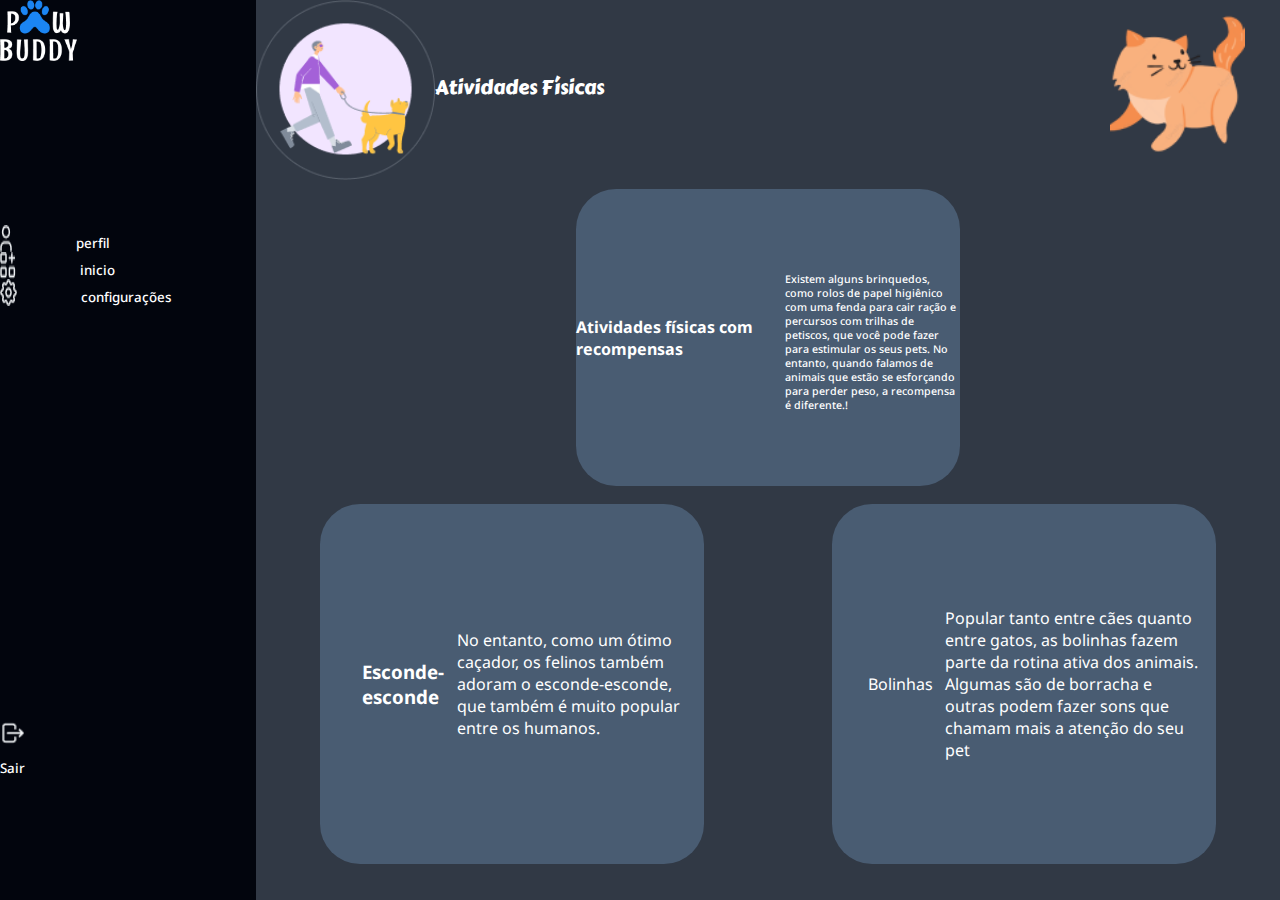
<file: projeto.pp/ativgatos.html>
<!DOCTYPE html>
<html lang="en">
<head>
    <meta charset="UTF-8">
    <meta http-equiv="X-UA-Compatible" content="IE=edge">
    <meta name="viewport" content="width=device-width, initial-scale=1.0">
    <link rel="stylesheet" href="ativgatos.css">
    <link rel="preconnect" href="https://fonts.googleapis.com">
<link rel="preconnect" href="https://fonts.gstatic.com" crossorigin>
<link href="https://fonts.googleapis.com/css2?family=Noto+Sans:ital,wght@0,100..900;1,100..900&display=swap" rel="stylesheet">
<link rel="preconnect" href="https://fonts.googleapis.com">
<link rel="preconnect" href="https://fonts.gstatic.com" crossorigin>
<link href="https://fonts.googleapis.com/css2?family=Carter+One&display=swap" rel="stylesheet">
    <title>Atividades Físicas</title>
</head>
<body>
    <aside class="barra-direita">
        <div class="topo">
            <div class="logo">
                <img class="foto-produto" src="imagens/Logo Paw Buddylogo.png" alt="">
            </div>
           
            <div class="botoes">
                <div class="linha1"><img class="perfil" src="imagens/Vectorperfil.png">
                    <p class="perfil1">perfil</p></div>

            <div class="linha2">   <img class="inicio" src="imagens/Vectorinicio.png">
                    <p class="inicio1">inicio</p></div> 
           
            <div class="linha3">  <img class="config" src="imagens/Vectorconfig.png">
                <p class="config1">configurações</p></div></div>  
               

        </div>
        <div class="logout">
            <img class="sair" src="imagens/Iconsair.png">
            <p class="sair1"> Sair</p>
        </div>
    </aside>
    <main>
        <div class="main-topo">
            <div class="esquerda">
                <img src="imagens/atvfisica.png" alt="">
                <p class="titulo">Atividades Físicas</p>
            </div>
            <div class="direita">
                <img src="imagens/gatinho (1) 1gato.png" alt="">
            </div>
        </div>
        <div class="receita">
            <div class="main-2">
               
                <div class="bloco-1">
                    <h4>Atividades físicas com recompensas</h4>
                    <p class="descricao"> Existem alguns brinquedos, como rolos de papel higiênico com uma fenda para cair ração e percursos com trilhas de petiscos, que você pode fazer para estimular os seus pets.
                        No entanto, quando falamos de animais que estão se esforçando para perder peso, a recompensa é diferente.!</p>
    
                </div>
                
            </div>
            <div class="main-3">
                <div class="bloco-2">
                    <p class="descricao2">
                        <h3>Esconde-esconde</h3>
                        No entanto, como um ótimo caçador, os felinos também adoram o esconde-esconde,
                         que também é muito popular entre os humanos.
                    </p>
                </div>
                <div class="bloco-2">
                    <p class="descricao2">
                        <p>Bolinhas</p>
                        Popular tanto entre cães quanto entre gatos, as bolinhas fazem parte da rotina ativa dos animais.
                        Algumas são de borracha e outras podem fazer sons que chamam mais a atenção do seu pet

                    </p>
                </div>
                </div>
            </div>
        </div>
    </main>
</body>
</html>
</file>
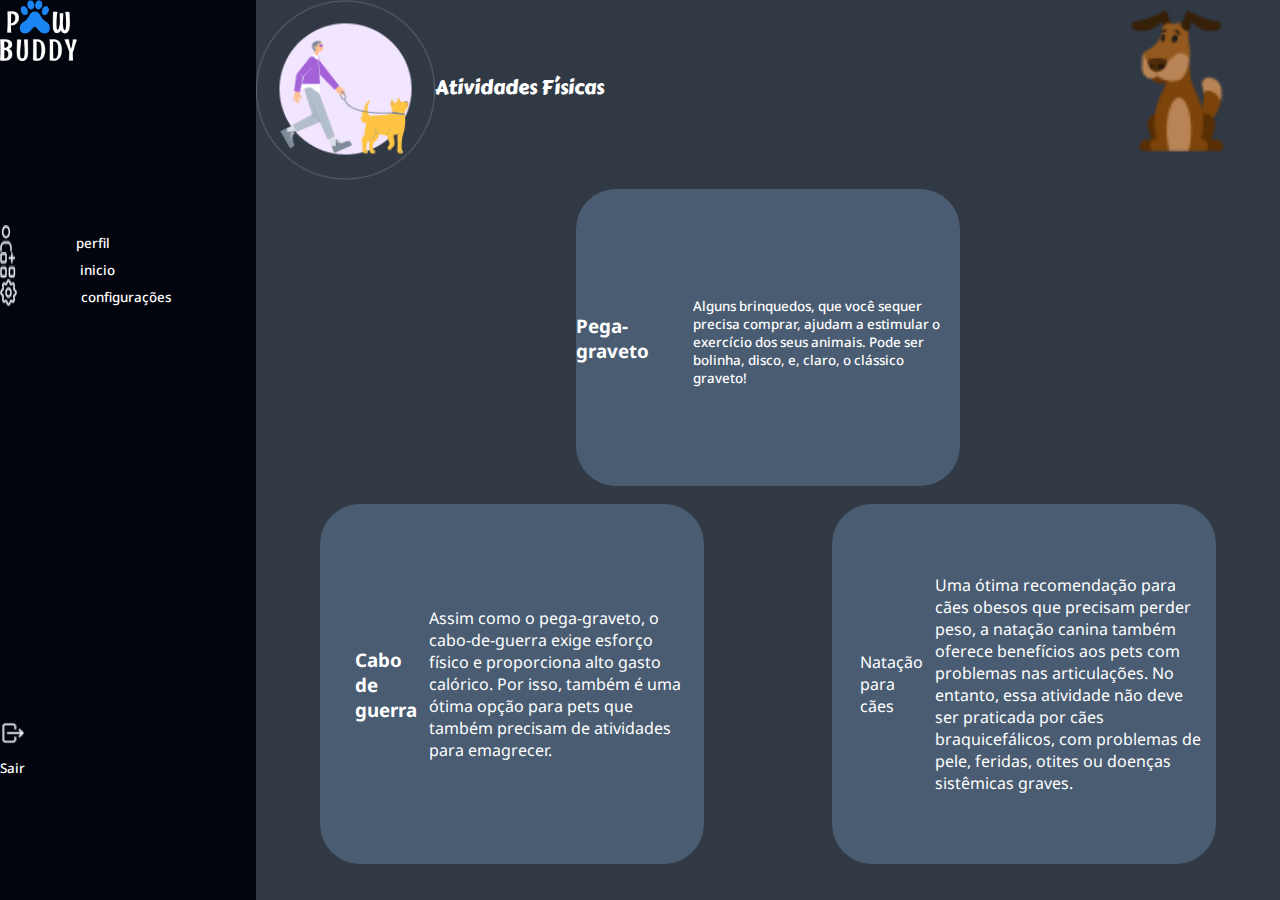
<file: projeto.pp/atividades.html>
<!DOCTYPE html>
<html lang="en">
<head>
    <meta charset="UTF-8">
    <meta http-equiv="X-UA-Compatible" content="IE=edge">
    <meta name="viewport" content="width=device-width, initial-scale=1.0">
    <link rel="stylesheet" href="atividades.css">
    <link rel="preconnect" href="https://fonts.googleapis.com">
<link rel="preconnect" href="https://fonts.gstatic.com" crossorigin>
<link href="https://fonts.googleapis.com/css2?family=Noto+Sans:ital,wght@0,100..900;1,100..900&display=swap" rel="stylesheet">
<link rel="preconnect" href="https://fonts.googleapis.com">
<link rel="preconnect" href="https://fonts.gstatic.com" crossorigin>
<link href="https://fonts.googleapis.com/css2?family=Carter+One&display=swap" rel="stylesheet">
    <title>Atividades Físicas</title>
</head>
<body>
    <aside class="barra-direita">
        <div class="topo">
            <div class="logo">
                <img class="foto-produto" src="imagens/Logo Paw Buddylogo.png" alt="">
            </div>
           
            <div class="botoes">
                <div class="linha1"><img class="perfil" src="imagens/Vectorperfil.png">
                    <p class="perfil1">perfil</p></div>

            <div class="linha2">   <img class="inicio" src="imagens/Vectorinicio.png">
                    <p class="inicio1">inicio</p></div> 
           
            <div class="linha3">  <img class="config" src="imagens/Vectorconfig.png">
                <p class="config1">configurações</p></div></div>  
               

        </div>
        <div class="logout">
            <img class="sair" src="imagens/Iconsair.png">
            <p class="sair1"> Sair</p>
        </div>
    </aside>
    <main>
        <div class="main-topo">
            <div class="esquerda">
                <img src="imagens/atvfisica.png" alt="">
                <p class="titulo">Atividades Físicas</p>
            </div>
            <div class="direita">
                <img src="image 1cao.png" alt="">
            </div>
        </div>
        <div class="receita">
            <div class="main-2">
               
                <div class="bloco-1">
                    <h3>Pega-graveto</h3>
                    <p class="descricao"> Alguns brinquedos, que você sequer precisa comprar, ajudam a estimular o exercício dos seus animais. 
                        Pode ser bolinha, disco, e, claro, o clássico graveto!</p>
    
                </div>
                
            </div>
            <div class="main-3">
                <div class="bloco-2">
                    <p class="descricao2">
                        <h3>Cabo de guerra</h3>
                        Assim como o pega-graveto, o cabo-de-guerra exige esforço físico e proporciona alto gasto calórico.
                        Por isso, também é uma ótima opção para pets que também precisam de atividades para emagrecer.
                    </p>
                </div>
                <div class="bloco-2">
                    <p class="descricao2">
                        <p>Natação para cães</p>
                        Uma ótima recomendação para cães obesos que precisam perder peso,
                         a natação canina também oferece benefícios aos pets com problemas nas articulações.
                        No entanto, essa atividade não deve ser praticada por cães braquicefálicos, com problemas de pele, feridas, 
                        otites ou doenças sistêmicas graves.

                    </p>
                </div>
                </div>
            </div>
        </div>
    </main>
</body>
</html>
</file>
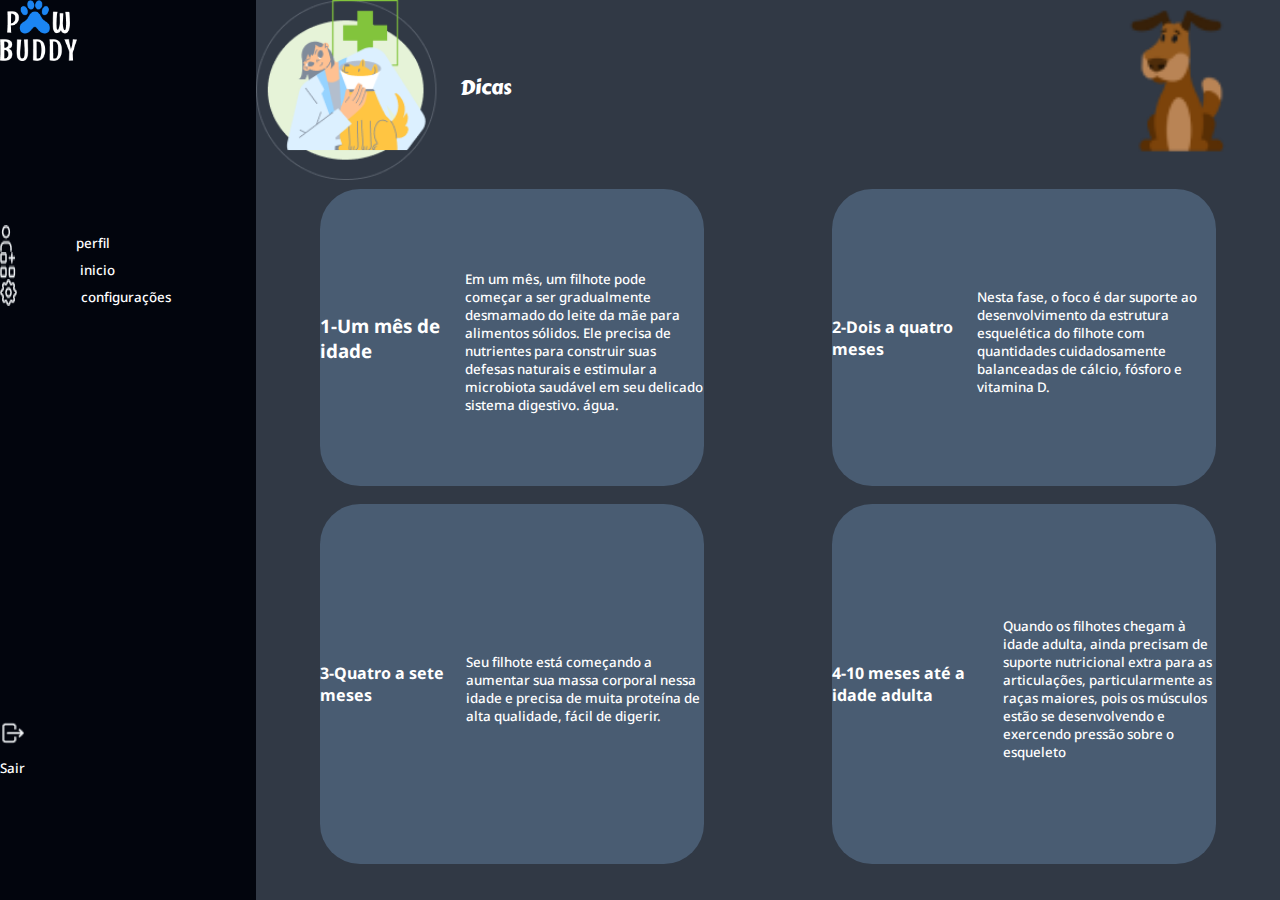
<file: projeto.pp/dicas.html>
<!DOCTYPE html>
<html lang="en">
<head>
    <meta charset="UTF-8">
    <meta http-equiv="X-UA-Compatible" content="IE=edge">
    <meta name="viewport" content="width=device-width, initial-scale=1.0">
    <link rel="stylesheet" href="dicas.css">
    <link rel="preconnect" href="https://fonts.googleapis.com">
<link rel="preconnect" href="https://fonts.gstatic.com" crossorigin>
<link href="https://fonts.googleapis.com/css2?family=Noto+Sans:ital,wght@0,100..900;1,100..900&display=swap" rel="stylesheet">
<link rel="preconnect" href="https://fonts.googleapis.com">
<link rel="preconnect" href="https://fonts.gstatic.com" crossorigin>
<link href="https://fonts.googleapis.com/css2?family=Carter+One&display=swap" rel="stylesheet">
    <title>Home</title>
</head>
<body>
    <aside class="barra-direita">
        <div class="topo">
            <div class="logo">
                <img class="foto-produto" src="imagens/Logo Paw Buddylogo.png" alt="">
            </div>
           
            <div class="botoes">
                <div class="linha1"><img class="perfil" src="imagens/Vectorperfil.png">
                    <p class="perfil1">perfil</p></div>

            <div class="linha2">   <img class="inicio" src="imagens/Vectorinicio.png">
                    <p class="inicio1">inicio</p></div> 
           
            <div class="linha3">  <img class="config" src="imagens/Vectorconfig.png">
                <p class="config1">configurações</p></div></div>  
               

        </div>
        <div class="logout">
            <img class="sair" src="imagens/Iconsair.png">
            <p class="sair1"> Sair</p>
        </div>
    </aside>
    <main>
        <div class="main-topo">
            <div class="esquerda">
                <img src="imagens/dicas.png" alt="">
                <p class="titulo">Dicas</p>
            </div>
            <div class="direita">
                <img src="image 1cao.png" alt="">
            </div>
        </div>
        <div class="receita">
            <div class="main-2">
               
                <div class="bloco-1">
                    <h3>1-Um mês de idade</h3>
                    <p class="descricao">Em um mês, um filhote pode começar a ser gradualmente desmamado do leite da mãe para alimentos sólidos.
                         Ele precisa de nutrientes para construir suas defesas naturais e estimular a microbiota saudável em seu delicado sistema digestivo.
                        água.</p>
    
                </div>
                <div class="bloco-1">
                    <h4>2-Dois a quatro meses</h4>
                    <p class="descricao3">Nesta fase, o foco é dar suporte ao desenvolvimento da estrutura esquelética do filhote com quantidades
                         cuidadosamente balanceadas de cálcio, fósforo e vitamina D.</p>
                    
    
                </div>
            </div>
            <div class="main-3">
                <div class="bloco-2">
                    <h4>3-Quatro a sete meses</h4>
                    <p class="descricao2">
                        Seu filhote está começando a aumentar sua massa corporal nessa idade
                         e precisa de muita proteína de alta qualidade, fácil de digerir.
                    </p>
                </div>
                <div class="bloco-2">
                    <h4>4-10 meses até a idade adulta</h4>
                  <p class="descricao4">Quando os filhotes chegam à idade adulta, ainda precisam de suporte nutricional extra para as articulações, 
                    particularmente as raças maiores, pois os músculos estão se desenvolvendo e exercendo pressão sobre o esqueleto</p>
    
                </div>
            </div>
        </div>
    </main>
</body>
</html>
</file>
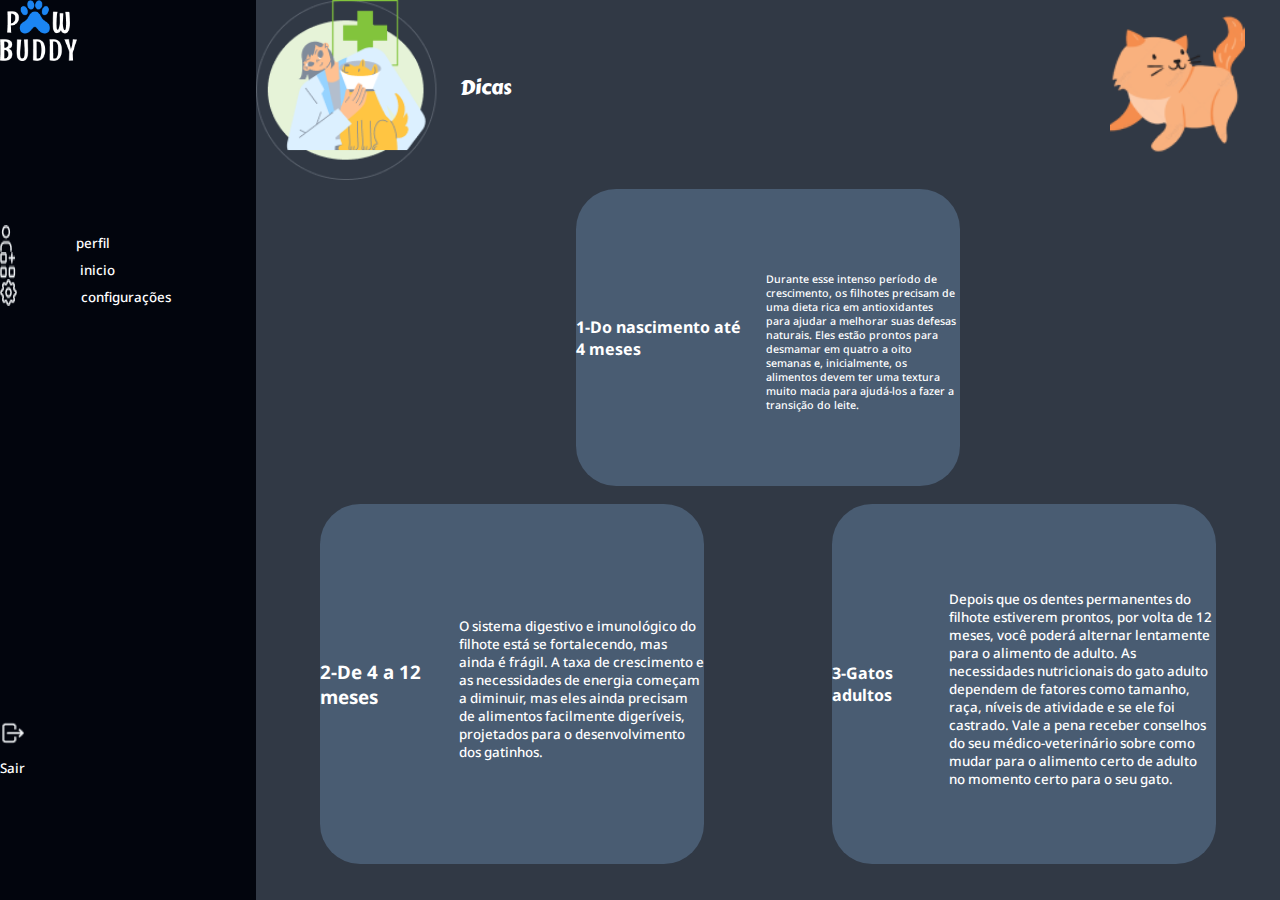
<file: projeto.pp/dicasgato.html>
<!DOCTYPE html>
<html lang="en">
<head>
    <meta charset="UTF-8">
    <meta http-equiv="X-UA-Compatible" content="IE=edge">
    <meta name="viewport" content="width=device-width, initial-scale=1.0">
    <link rel="stylesheet" href="dicasgato.css">
    <link rel="preconnect" href="https://fonts.googleapis.com">
<link rel="preconnect" href="https://fonts.gstatic.com" crossorigin>
<link href="https://fonts.googleapis.com/css2?family=Noto+Sans:ital,wght@0,100..900;1,100..900&display=swap" rel="stylesheet">
<link rel="preconnect" href="https://fonts.googleapis.com">
<link rel="preconnect" href="https://fonts.gstatic.com" crossorigin>
<link href="https://fonts.googleapis.com/css2?family=Carter+One&display=swap" rel="stylesheet">
    <title>Atividades Físicas</title>
</head>
<body>
    <aside class="barra-direita">
        <div class="topo">
            <div class="logo">
                <img class="foto-produto" src="imagens/Logo Paw Buddylogo.png" alt="">
            </div>
           
            <div class="botoes">
                <div class="linha1"><img class="perfil" src="imagens/Vectorperfil.png">
                    <p class="perfil1">perfil</p></div>

            <div class="linha2">   <img class="inicio" src="imagens/Vectorinicio.png">
                    <p class="inicio1">inicio</p></div> 
           
            <div class="linha3">  <img class="config" src="imagens/Vectorconfig.png">
                <p class="config1">configurações</p></div></div>  
               

        </div>
        <div class="logout">
            <img class="sair" src="imagens/Iconsair.png">
            <p class="sair1"> Sair</p>
        </div>
    </aside>
    <main>
        <div class="main-topo">
            <div class="esquerda">
                <img src="imagens/dicas.png" alt="">
                <p class="titulo">Dicas</p>
            </div>
            <div class="direita">
                <img src="imagens/gatinho (1) 1gato.png" alt="">
            </div>
        </div>
        <div class="receita">
            <div class="main-2">
               
                <div class="bloco-1">
                    <h4>1-Do nascimento até 4 meses</h4>
                    <p class="descricao"> Durante esse intenso período de crescimento, os filhotes precisam de uma dieta rica em antioxidantes para ajudar a melhorar suas defesas naturais. Eles estão prontos para desmamar em quatro a oito semanas e,
                         inicialmente, os alimentos devem ter uma textura muito macia para ajudá-los a fazer a transição do leite.</p>
    
                </div>
                
            </div>
            <div class="main-3">
                <div class="bloco-2">
                    <h3>2-De 4 a 12 meses</h3>
                    <p class="descricao2">O sistema digestivo e imunológico do filhote está se fortalecendo, mas ainda é frágil. A taxa de crescimento e as necessidades de energia começam a diminuir,
                         mas eles ainda precisam de alimentos facilmente digeríveis, projetados para o desenvolvimento dos gatinhos.</p>
                </div>
                <div class="bloco-2">
                    <h4>3-Gatos adultos</h4>
                    <p class="descricao2">Depois que os dentes permanentes do filhote estiverem prontos, por volta de 12 meses, você poderá alternar lentamente para o alimento de adulto. As necessidades nutricionais do gato adulto dependem de fatores como tamanho, raça, níveis de atividade e se ele foi castrado. Vale a pena receber
                         conselhos do seu médico-veterinário sobre como mudar para o alimento certo de adulto no momento certo para o seu gato.</p>
                </div>
                </div>
            </div>
        </div>
    </main>
</body>
</html>
</file>
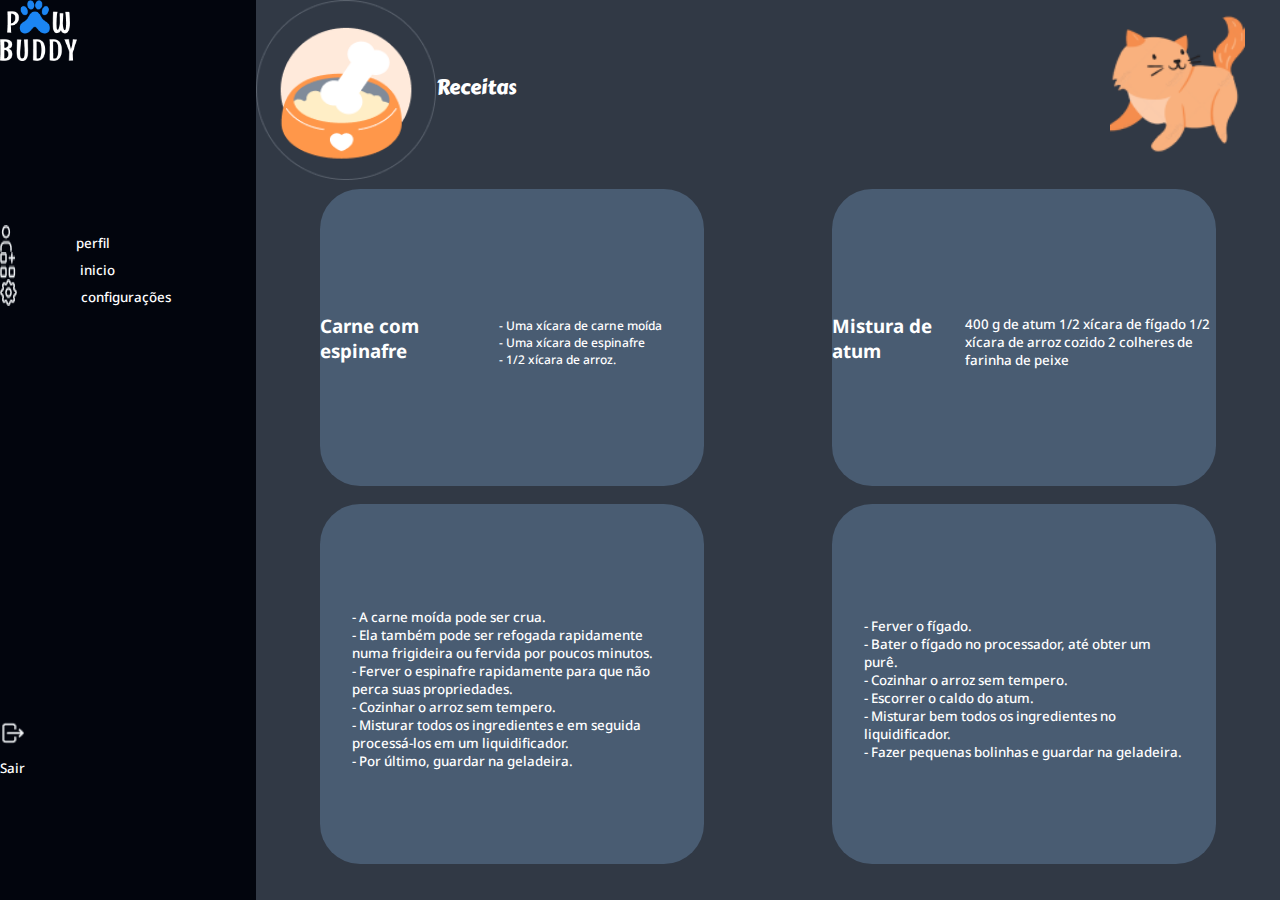
<file: projeto.pp/gatosre.html>
<!DOCTYPE html>
<html lang="en">
<head>
    <meta charset="UTF-8">
    <meta http-equiv="X-UA-Compatible" content="IE=edge">
    <meta name="viewport" content="width=device-width, initial-scale=1.0">
    <link rel="stylesheet" href="gatosre.css">
    <link rel="preconnect" href="https://fonts.googleapis.com">
<link rel="preconnect" href="https://fonts.gstatic.com" crossorigin>
<link href="https://fonts.googleapis.com/css2?family=Noto+Sans:ital,wght@0,100..900;1,100..900&display=swap" rel="stylesheet">
<link rel="preconnect" href="https://fonts.googleapis.com">
<link rel="preconnect" href="https://fonts.gstatic.com" crossorigin>
<link href="https://fonts.googleapis.com/css2?family=Carter+One&display=swap" rel="stylesheet">
    <title>Home</title>
</head>
<body>
    <aside class="barra-direita">
        <div class="topo">
            <div class="logo">
                <img class="foto-produto" src="imagens/Logo Paw Buddylogo.png" alt="">
            </div>
           
            <div class="botoes">
                <div class="linha1"><img class="perfil" src="imagens/Vectorperfil.png">
                    <p class="perfil1">perfil</p></div>

            <div class="linha2">   <img class="inicio" src="imagens/Vectorinicio.png">
                    <p class="inicio1">inicio</p></div> 
           
            <div class="linha3">  <img class="config" src="imagens/Vectorconfig.png">
                <p class="config1">configurações</p></div></div>  
               

        </div>
        <div class="logout">
            <img class="sair" src="imagens/Iconsair.png">
            <p class="sair1"> Sair</p>
        </div>
    </aside>
    <main>
        <div class="main-topo">
            <div class="esquerda">
                <img src="imagens/Deco Backgroundpote.png" alt="">
                <p class="titulo">Receitas</p>
            </div>
            <div class="direita">
                <img src="imagens/gatinho (1) 1gato.png" alt="">
            </div>
        </div>
        <div class="receita">
            <div class="main-2">
               
                <div class="bloco-1">
                    <h3>Carne com espinafre<h3>
                    <p class="descricao"> - Uma xícara de carne moída<br>
                       - Uma xícara de espinafre<br>
                       - 1/2 xícara de arroz.</p>
    
                </div>
                <div class="bloco-1">
                    <h3>Mistura de atum</h3>
                    <p class="descricao3">400 g de atum
                        1/2 xícara de fígado
                        1/2 xícara de arroz cozido
                        2 colheres de farinha de peixe</p>
                    
    
                </div>
            </div>
            <div class="main-3">
                <div class="bloco-2">
                    <p class="descricao2">
                       - A carne moída pode ser crua.<br>
                       - Ela também pode ser refogada rapidamente numa frigideira ou fervida por poucos minutos.<br>
                       - Ferver o espinafre rapidamente para que não perca suas propriedades.<br>
                       - Cozinhar o arroz sem tempero.<br>
                       - Misturar todos os ingredientes e em seguida processá-los em um liquidificador.<br>
                       - Por último, guardar na geladeira.<br>
                    </p>
                </div>
                <div class="bloco-2">
                  <p class="descricao4"> - Ferver o fígado.<br>
                   - Bater o fígado no processador, até obter um purê.<br>
                   - Cozinhar o arroz sem tempero.<br>
                   - Escorrer o caldo do atum.<br>
                   - Misturar bem todos os ingredientes no liquidificador.<br>
                   - Fazer pequenas bolinhas e guardar na geladeira.</p>
    
                </div>
            </div>
        </div>
    </main>
</body>
</html>
</file>
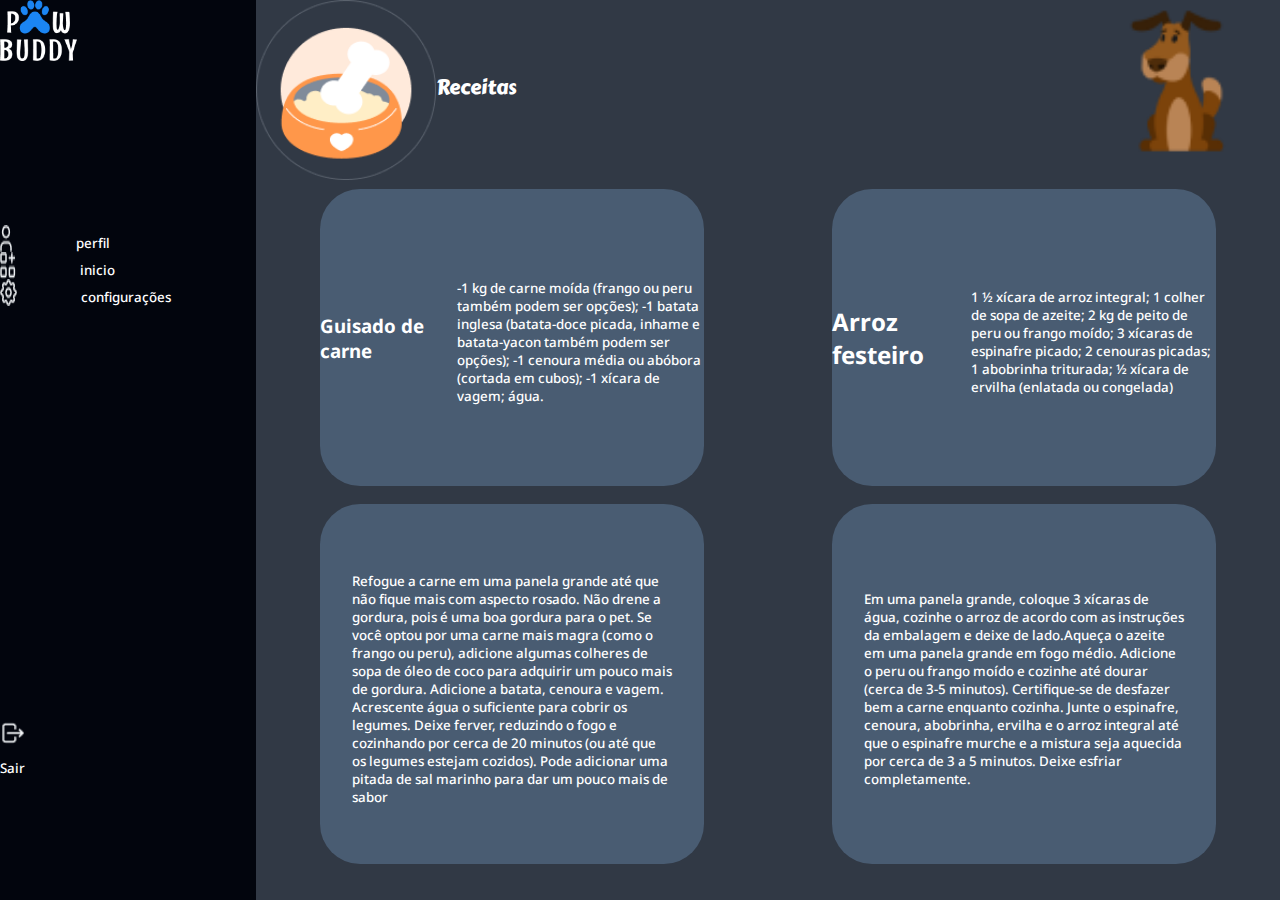
<file: projeto.pp/home.html>
<!DOCTYPE html>
<html lang="en">
<head>
    <meta charset="UTF-8">
    <meta http-equiv="X-UA-Compatible" content="IE=edge">
    <meta name="viewport" content="width=device-width, initial-scale=1.0">
    <link rel="stylesheet" href="home.css">
    <link rel="preconnect" href="https://fonts.googleapis.com">
<link rel="preconnect" href="https://fonts.gstatic.com" crossorigin>
<link href="https://fonts.googleapis.com/css2?family=Noto+Sans:ital,wght@0,100..900;1,100..900&display=swap" rel="stylesheet">
<link rel="preconnect" href="https://fonts.googleapis.com">
<link rel="preconnect" href="https://fonts.gstatic.com" crossorigin>
<link href="https://fonts.googleapis.com/css2?family=Carter+One&display=swap" rel="stylesheet">
    <title>Home</title>
</head>
<body>
    <aside class="barra-direita">
        <div class="topo">
            <div class="logo">
                <img class="foto-produto" src="imagens/Logo Paw Buddylogo.png" alt="">
            </div>
           
            <div class="botoes">
                <div class="linha1"><img class="perfil" src="imagens/Vectorperfil.png">
                    <p class="perfil1">perfil</p></div>

            <div class="linha2">   <img class="inicio" src="imagens/Vectorinicio.png">
                    <p class="inicio1">inicio</p></div> 
           
            <div class="linha3">  <img class="config" src="imagens/Vectorconfig.png">
                <p class="config1">configurações</p></div></div>  
               

        </div>
        <div class="logout">
            <img class="sair" src="imagens/Iconsair.png">
            <p class="sair1"> Sair</p>
        </div>
    </aside>
    <main>
        <div class="main-topo">
            <div class="esquerda">
                <img src="imagens/Deco Backgroundpote.png" alt="">
                <p class="titulo">Receitas</p>
            </div>
            <div class="direita">
                <img src="image 1cao.png" alt="">
            </div>
        </div>
        <div class="receita">
            <div class="main-2">
               
                <div class="bloco-1">
                    <h3>Guisado de carne</h3>
                    <p class="descricao"> -1 kg de carne moída (frango ou peru também podem ser opções);  
                        -1 batata inglesa (batata-doce picada, inhame e batata-yacon também podem ser opções);
                        -1 cenoura média ou abóbora (cortada em cubos);
                        -1 xícara de vagem;
                        água.</p>
    
                </div>
                <div class="bloco-1">
                    <h2>Arroz festeiro</h2>
                    <p class="descricao3">1 ½ xícara de arroz integral;
                        1 colher de sopa de azeite;
                        2 kg de peito de peru ou frango moído;
                        3 xícaras de espinafre picado;
                        2 cenouras picadas;
                        1 abobrinha triturada;
                        ½ xícara de ervilha (enlatada ou congelada)</p>
                    
    
                </div>
            </div>
            <div class="main-3">
                <div class="bloco-2">
                    <p class="descricao2">
                        Refogue a carne em uma panela grande até que não fique mais com aspecto rosado. Não drene a gordura, pois é uma boa gordura para o pet. Se você optou por uma carne mais magra (como o frango ou peru), adicione algumas colheres de sopa de óleo de coco para adquirir um pouco mais de gordura.
                Adicione a batata, cenoura e vagem.
                Acrescente água o suficiente para cobrir os legumes.
                Deixe ferver, reduzindo o fogo e cozinhando por cerca de 20 minutos (ou até que os legumes estejam cozidos).
                Pode adicionar uma pitada de sal marinho para dar um pouco mais de sabor
                    </p>
                </div>
                <div class="bloco-2">
                  <p class="descricao4">Em uma panela grande, coloque 3 xícaras de água, cozinhe o arroz de acordo com as instruções da embalagem e deixe de lado.Aqueça o azeite em uma panela grande em fogo médio. Adicione o peru ou frango moído e cozinhe até dourar (cerca de 3-5 minutos).
                    Certifique-se de desfazer bem a carne enquanto cozinha.
                    Junte o espinafre, cenoura, abobrinha, ervilha e o arroz integral até que o espinafre murche e a mistura seja aquecida por cerca de 3 a 5 minutos.
                    Deixe esfriar completamente.</p>
    
                </div>
            </div>
        </div>
    </main>
</body>
</html>
</file>
<file: projeto.pp/ativgatos.css>
* {
    padding: 0;
    margin: 0;
}
body {
    display: flex;
    background-color: #313945;
}
.barra-direita {
    background-color: #02050D;
    width: 20vw;
    height: 100vh;
    display: flex;
    flex-direction: column;
    justify-content: space-between;
}
.topo {
    display: flex;
    flex-direction: column;
}
.logo {
    width: 20vw;
    height: 25vh;
    background-color: #02050D;
}
.botoes {
    width: 14vw;
    height: 25vh;
    background-color: #02050D;
}
.logout {
    background-color: #02050D;
    width: 20vw;
    height: 20vh;
}
main {
    display: flex;
    flex-direction: column;
}
.main-topo {
    /* background-color: pink; */
    width: 80vw;
    height: 20vh;
    display: flex;
    justify-content: space-between;
}
.esquerda {
    display: flex;
    background-color: #313945;
    height: 20vh;
    width: 30vw;
}
.direita {
    background-color: #313945;
    width: 16vw;
    height: 18vh;
    display: flex;justify-content: center;

}
.receita {
    display: flex;
    flex-direction: column;
    /* justify-content: center; */
    /* align-items: center; */
    height: 79vh;
    /* background-color: black; */
    gap: 5vh;
    margin-top: 1vh;
}
.main-2 {
    width: 80vw;
    height: 30vh;
    /* background-color: orange; */
    display: flex;
    justify-content: center;
    gap: 10vw;
}
.bloco-1 {
    background-color:#495C72;
    width: 30vw;
    height: 33vh;
    border-radius: 40px;
    color: white;
    font-family: "Noto Sans", sans-serif;

    display: flex;
    justify-content: center;
    align-items: center;
    gap: 1vw;
}
.main-3 {
    width: 80vw;
    height: 30vh;
    /* background-color: orange; */
    display: flex;
    justify-content: center;
    gap: 10vw;
}
.bloco-2 {
    width: 30vw;
    height: 40vh;
    background-color: #495C72;
    border-radius: 40px;
    color: white;
    font-family: "Noto Sans", sans-serif;

    display: flex;
    justify-content: center;
    align-items: center;
    gap: 1vw;
}
.descricao {
    font-weight: 500;
    width: 20vw;
    font-size: 8pt;
    margin-top: 1vh;
    font-family: "Noto Sans", sans-serif;
    color: white;

}
.foto-produto {
    width: 30%;
    margin-right: 5vw;
    
}
.descricao2 {
    font-weight: 500;
    width: 10vw;
    font-size: 3px;
    margin-top: 1vh;
    font-family: "Noto Sans", sans-serif;
    color: white;
}
.descricao3 {
    font-weight: 500;
    width: 25vw;
    font-size: 10pt;
    margin-top: 1vh;
    font-family: "Noto Sans", sans-serif;
    color: white;

}
.descricao4 {
    font-weight: 500;
    width: 25vw;
    font-size: 10pt;
    margin-top: 1vh;
    font-family: "Noto Sans", sans-serif;
    color: white;

}
.titulo {
    font-weight: 500;
    width: 34vw;
    font-size: 15pt;
    margin-top: 8vh;
    font-family: "Carter One", system-ui;
    color: white;

}
.perfil {
    width: 10%;
    margin-right: 5vw;
    
}
.inicio {
    width: 10%;
    margin-right: 5vw;
    
}
.config {
    width: 10%;
    margin-right: 5vw;
    
}
.sair {
    width: 10%;
    margin-right: 5vw;
    
}
.sair1 {
    font-weight: 500;
    width: 25vw;
    font-size: 10pt;
    margin-top: 1vh;
    font-family: "Noto Sans", sans-serif;
    color: white;

}
.inicio1 {
    font-weight: 500;
    width: 25vw;
    font-size: 10pt;
    margin-top: 1vh;
    font-family: "Noto Sans", sans-serif;
    color: white;

}
.perfil1 {
    font-weight: 500;
    width: 25vw;
    font-size: 10pt;
    margin-top: 1vh;
    font-family: "Noto Sans", sans-serif;
    color: white;

}
.config1 {
    font-weight: 500;
    width: 25vw;
    font-size: 10pt;
    margin-top: 1vh;
    font-family: "Noto Sans", sans-serif;
    color: white;
}

.linha1{
    display: flex;

}
.linha2{
    display: flex;
}
.linha3{
    display: flex;
}
</file>
<file: projeto.pp/atividades.css>
* {
    padding: 0;
    margin: 0;
}
body {
    display: flex;
    background-color: #313945;
}
.barra-direita {
    background-color: #02050D;
    width: 20vw;
    height: 100vh;
    display: flex;
    flex-direction: column;
    justify-content: space-between;
}
.topo {
    display: flex;
    flex-direction: column;
}
.logo {
    width: 20vw;
    height: 25vh;
    background-color: #02050D;
}
.botoes {
    width: 14vw;
    height: 25vh;
    background-color: #02050D;
}
.logout {
    background-color: #02050D;
    width: 20vw;
    height: 20vh;
}
main {
    display: flex;
    flex-direction: column;
}
.main-topo {
    /* background-color: pink; */
    width: 80vw;
    height: 20vh;
    display: flex;
    justify-content: space-between;
}
.esquerda {
    display: flex;
    background-color: #313945;
    height: 20vh;
    width: 30vw;
}
.direita {
    background-color: #313945;
    width: 16vw;
    height: 18vh;
    display: flex;justify-content: center;

}
.receita {
    display: flex;
    flex-direction: column;
    /* justify-content: center; */
    /* align-items: center; */
    height: 79vh;
    /* background-color: black; */
    gap: 5vh;
    margin-top: 1vh;
}
.main-2 {
    width: 80vw;
    height: 30vh;
    /* background-color: orange; */
    display: flex;
    justify-content: center;
    gap: 10vw;
}
.bloco-1 {
    background-color:#495C72;
    width: 30vw;
    height: 33vh;
    border-radius: 40px;
    color: white;
    font-family: "Noto Sans", sans-serif;

    display: flex;
    justify-content: center;
    align-items: center;
    gap: 1vw;
}
.main-3 {
    width: 80vw;
    height: 30vh;
    /* background-color: orange; */
    display: flex;
    justify-content: center;
    gap: 10vw;
}
.bloco-2 {
    width: 30vw;
    height: 40vh;
    background-color: #495C72;
    border-radius: 40px;
    color: white;
    font-family: "Noto Sans", sans-serif;

    display: flex;
    justify-content: center;
    align-items: center;
    gap: 1vw;
}
.descricao {
    font-weight: 500;
    width: 25vw;
    font-size: 10pt;
    margin-top: 1vh;
    font-family: "Noto Sans", sans-serif;
    color: white;

}
.foto-produto {
    width: 30%;
    margin-right: 5vw;
    
}
.descricao2 {
    font-weight: 500;
    width: 10vw;
    font-size: 1px;
    margin-top: 1vh;
    font-family: "Noto Sans", sans-serif;
    color: white;
}
.descricao3 {
    font-weight: 500;
    width: 25vw;
    font-size: 10pt;
    margin-top: 1vh;
    font-family: "Noto Sans", sans-serif;
    color: white;

}
.descricao4 {
    font-weight: 500;
    width: 25vw;
    font-size: 10pt;
    margin-top: 1vh;
    font-family: "Noto Sans", sans-serif;
    color: white;

}
.titulo {
    font-weight: 500;
    width: 34vw;
    font-size: 15pt;
    margin-top: 8vh;
    font-family: "Carter One", system-ui;
    color: white;

}
.perfil {
    width: 10%;
    margin-right: 5vw;
    
}
.inicio {
    width: 10%;
    margin-right: 5vw;
    
}
.config {
    width: 10%;
    margin-right: 5vw;
    
}
.sair {
    width: 10%;
    margin-right: 5vw;
    
}
.sair1 {
    font-weight: 500;
    width: 25vw;
    font-size: 10pt;
    margin-top: 1vh;
    font-family: "Noto Sans", sans-serif;
    color: white;

}
.inicio1 {
    font-weight: 500;
    width: 25vw;
    font-size: 10pt;
    margin-top: 1vh;
    font-family: "Noto Sans", sans-serif;
    color: white;

}
.perfil1 {
    font-weight: 500;
    width: 25vw;
    font-size: 10pt;
    margin-top: 1vh;
    font-family: "Noto Sans", sans-serif;
    color: white;

}
.config1 {
    font-weight: 500;
    width: 25vw;
    font-size: 10pt;
    margin-top: 1vh;
    font-family: "Noto Sans", sans-serif;
    color: white;
}

.linha1{
    display: flex;

}
.linha2{
    display: flex;
}
.linha3{
    display: flex;
}
</file>
<file: projeto.pp/dicas.css>
* {
    padding: 0;
    margin: 0;
}
body {
    display: flex;
    background-color: #313945;
}
.barra-direita {
    background-color: #02050D;
    width: 20vw;
    height: 100vh;
    display: flex;
    flex-direction: column;
    justify-content: space-between;
}
.topo {
    display: flex;
    flex-direction: column;
}
.logo {
    width: 20vw;
    height: 25vh;
    background-color: #02050D;
}
.botoes {
    width: 14vw;
    height: 25vh;
    background-color: #02050D;
}
.logout {
    background-color: #02050D;
    width: 20vw;
    height: 20vh;
}
main {
    display: flex;
    flex-direction: column;
}
.main-topo {
    /* background-color: pink; */
    width: 80vw;
    height: 20vh;
    display: flex;
    justify-content: space-between;
}
.esquerda {
    display: flex;
    background-color: #313945;
    height: 20vh;
    width: 30vw;
}
.direita {
    background-color: #313945;
    width: 16vw;
    height: 18vh;
    display: flex;justify-content: center;

}
.receita {
    display: flex;
    flex-direction: column;
    /* justify-content: center; */
    /* align-items: center; */
    height: 79vh;
    /* background-color: black; */
    gap: 5vh;
    margin-top: 1vh;
}
.main-2 {
    width: 80vw;
    height: 30vh;
    /* background-color: orange; */
    display: flex;
    justify-content: center;
    gap: 10vw;
}
.bloco-1 {
    background-color:#495C72;
    width: 30vw;
    height: 33vh;
    border-radius: 40px;
    color: white;
    font-family: "Noto Sans", sans-serif;

    display: flex;
    justify-content: center;
    align-items: center;
    gap: 1vw;
}
.main-3 {
    width: 80vw;
    height: 30vh;
    /* background-color: orange; */
    display: flex;
    justify-content: center;
    gap: 10vw;
}
.bloco-2 {
    width: 30vw;
    height: 40vh;
    background-color: #495C72;
    border-radius: 40px;
    color: white;
    font-family: "Noto Sans", sans-serif;

    display: flex;
    justify-content: center;
    align-items: center;
    gap: 1vw;
}
.descricao {
    font-weight: 500;
    width: 25vw;
    font-size: 10pt;
    margin-top: 1vh;
    font-family: "Noto Sans", sans-serif;
    color: white;

}
.foto-produto {
    width: 30%;
    margin-right: 5vw;
    
}
.descricao2 {
    font-weight: 500;
    width: 25vw;
    font-size: 10pt;
    margin-top: 1vh;
    font-family: "Noto Sans", sans-serif;
    color: white;
}
.descricao3 {
    font-weight: 500;
    width: 25vw;
    font-size: 10pt;
    margin-top: 1vh;
    font-family: "Noto Sans", sans-serif;
    color: white;

}
.descricao4 {
    font-weight: 500;
    width: 25vw;
    font-size: 10pt;
    margin-top: 1vh;
    font-family: "Noto Sans", sans-serif;
    color: white;

}
.titulo {
    font-weight: 500;
    width: 34vw;
    font-size: 15pt;
    margin-top: 8vh;
    font-family: "Carter One", system-ui;
    color: white;

}
.perfil {
    width: 10%;
    margin-right: 5vw;
    
}
.inicio {
    width: 10%;
    margin-right: 5vw;
    
}
.config {
    width: 10%;
    margin-right: 5vw;
    
}
.sair {
    width: 10%;
    margin-right: 5vw;
    
}
.sair1 {
    font-weight: 500;
    width: 25vw;
    font-size: 10pt;
    margin-top: 1vh;
    font-family: "Noto Sans", sans-serif;
    color: white;

}
.inicio1 {
    font-weight: 500;
    width: 25vw;
    font-size: 10pt;
    margin-top: 1vh;
    font-family: "Noto Sans", sans-serif;
    color: white;

}
.perfil1 {
    font-weight: 500;
    width: 25vw;
    font-size: 10pt;
    margin-top: 1vh;
    font-family: "Noto Sans", sans-serif;
    color: white;

}
.config1 {
    font-weight: 500;
    width: 25vw;
    font-size: 10pt;
    margin-top: 1vh;
    font-family: "Noto Sans", sans-serif;
    color: white;
}

.linha1{
    display: flex;

}
.linha2{
    display: flex;
}
.linha3{
    display: flex;
}
</file>
<file: projeto.pp/dicasgato.css>
* {
    padding: 0;
    margin: 0;
}
body {
    display: flex;
    background-color: #313945;
}
.barra-direita {
    background-color: #02050D;
    width: 20vw;
    height: 100vh;
    display: flex;
    flex-direction: column;
    justify-content: space-between;
}
.topo {
    display: flex;
    flex-direction: column;
}
.logo {
    width: 20vw;
    height: 25vh;
    background-color: #02050D;
}
.botoes {
    width: 14vw;
    height: 25vh;
    background-color: #02050D;
}
.logout {
    background-color: #02050D;
    width: 20vw;
    height: 20vh;
}
main {
    display: flex;
    flex-direction: column;
}
.main-topo {
    /* background-color: pink; */
    width: 80vw;
    height: 20vh;
    display: flex;
    justify-content: space-between;
}
.esquerda {
    display: flex;
    background-color: #313945;
    height: 20vh;
    width: 30vw;
}
.direita {
    background-color: #313945;
    width: 16vw;
    height: 18vh;
    display: flex;justify-content: center;

}
.receita {
    display: flex;
    flex-direction: column;
    /* justify-content: center; */
    /* align-items: center; */
    height: 79vh;
    /* background-color: black; */
    gap: 5vh;
    margin-top: 1vh;
}
.main-2 {
    width: 80vw;
    height: 30vh;
    /* background-color: orange; */
    display: flex;
    justify-content: center;
    gap: 10vw;
}
.bloco-1 {
    background-color:#495C72;
    width: 30vw;
    height: 33vh;
    border-radius: 40px;
    color: white;
    font-family: "Noto Sans", sans-serif;

    display: flex;
    justify-content: center;
    align-items: center;
    gap: 1vw;
}
.main-3 {
    width: 80vw;
    height: 30vh;
    /* background-color: orange; */
    display: flex;
    justify-content: center;
    gap: 10vw;
}
.bloco-2 {
    width: 30vw;
    height: 40vh;
    background-color: #495C72;
    border-radius: 40px;
    color: white;
    font-family: "Noto Sans", sans-serif;

    display: flex;
    justify-content: center;
    align-items: center;
    gap: 1vw;
}
.descricao {
    font-weight: 500;
    width: 20vw;
    font-size: 8pt;
    margin-top: 1vh;
    font-family: "Noto Sans", sans-serif;
    color: white;

}
.foto-produto {
    width: 30%;
    margin-right: 5vw;
    
}
.descricao2 {
    font-weight: 500;
    width: 25vw;
    font-size: 10pt;
    margin-top: 1vh;
    font-family: "Noto Sans", sans-serif;
    color: white;
}
.descricao3 {
    font-weight: 500;
    width: 25vw;
    font-size: 10pt;
    margin-top: 1vh;
    font-family: "Noto Sans", sans-serif;
    color: white;

}
.descricao4 {
    font-weight: 500;
    width: 25vw;
    font-size: 10pt;
    margin-top: 1vh;
    font-family: "Noto Sans", sans-serif;
    color: white;

}
.titulo {
    font-weight: 500;
    width: 34vw;
    font-size: 15pt;
    margin-top: 8vh;
    font-family: "Carter One", system-ui;
    color: white;

}
.perfil {
    width: 10%;
    margin-right: 5vw;
    
}
.inicio {
    width: 10%;
    margin-right: 5vw;
    
}
.config {
    width: 10%;
    margin-right: 5vw;
    
}
.sair {
    width: 10%;
    margin-right: 5vw;
    
}
.sair1 {
    font-weight: 500;
    width: 25vw;
    font-size: 10pt;
    margin-top: 1vh;
    font-family: "Noto Sans", sans-serif;
    color: white;

}
.inicio1 {
    font-weight: 500;
    width: 25vw;
    font-size: 10pt;
    margin-top: 1vh;
    font-family: "Noto Sans", sans-serif;
    color: white;

}
.perfil1 {
    font-weight: 500;
    width: 25vw;
    font-size: 10pt;
    margin-top: 1vh;
    font-family: "Noto Sans", sans-serif;
    color: white;

}
.config1 {
    font-weight: 500;
    width: 25vw;
    font-size: 10pt;
    margin-top: 1vh;
    font-family: "Noto Sans", sans-serif;
    color: white;
}

.linha1{
    display: flex;

}
.linha2{
    display: flex;
}
.linha3{
    display: flex;
}
</file>
<file: projeto.pp/gatosre.css>
* {
    padding: 0;
    margin: 0;
}
body {
    display: flex;
    background-color: #313945;
}
.barra-direita {
    background-color: #02050D;
    width: 20vw;
    height: 100vh;
    display: flex;
    flex-direction: column;
    justify-content: space-between;
}
.topo {
    display: flex;
    flex-direction: column;
}
.logo {
    width: 20vw;
    height: 25vh;
    background-color: #02050D;
}
.botoes {
    width: 14vw;
    height: 25vh;
    background-color: #02050D;
}
.logout {
    background-color: #02050D;
    width: 20vw;
    height: 20vh;
}
main {
    display: flex;
    flex-direction: column;
}
.main-topo {
    /* background-color: pink; */
    width: 80vw;
    height: 20vh;
    display: flex;
    justify-content: space-between;
}
.esquerda {
    display: flex;
    background-color: #313945;
    height: 20vh;
    width: 30vw;
}
.direita {
    background-color: #313945;
    width: 16vw;
    height: 18vh;
    display: flex;justify-content: center;

}
.receita {
    display: flex;
    flex-direction: column;
    /* justify-content: center; */
    /* align-items: center; */
    height: 79vh;
    /* background-color: black; */
    gap: 5vh;
    margin-top: 1vh;
}
.main-2 {
    width: 80vw;
    height: 30vh;
    /* background-color: orange; */
    display: flex;
    justify-content: center;
    gap: 10vw;
}
.bloco-1 {
    background-color:#495C72;
    width: 30vw;
    height: 33vh;
    border-radius: 40px;
    color: white;
    font-family: "Noto Sans", sans-serif;

    display: flex;
    justify-content: center;
    align-items: center;
    gap: 1vw;
}
.main-3 {
    width: 80vw;
    height: 30vh;
    /* background-color: orange; */
    display: flex;
    justify-content: center;
    gap: 10vw;
}
.bloco-2 {
    width: 30vw;
    height: 40vh;
    background-color: #495C72;
    border-radius: 40px;
    color: white;
    font-family: "Noto Sans", sans-serif;

    display: flex;
    justify-content: center;
    align-items: center;
    gap: 1vw;
}
.descricao {
    font-weight: 500;
    width: 16vw;
    font-size: 9pt;
    margin-top: 1vh;
    font-family: "Noto Sans", sans-serif;
    color: white;

}
.foto-produto {
    width: 30%;
    margin-right: 5vw;
    
}
.descricao2 {
    font-weight: 500;
    width: 25vw;
    font-size: 10pt;
    margin-top: 1vh;
    font-family: "Noto Sans", sans-serif;
    color: white;
}
.descricao3 {
    font-weight: 500;
    width: 25vw;
    font-size: 10pt;
    margin-top: 1vh;
    font-family: "Noto Sans", sans-serif;
    color: white;

}
.descricao4 {
    font-weight: 500;
    width: 25vw;
    font-size: 10pt;
    margin-top: 1vh;
    font-family: "Noto Sans", sans-serif;
    color: white;

}
.titulo {
    font-weight: 500;
    width: 34vw;
    font-size: 15pt;
    margin-top: 8vh;
    font-family: "Carter One", system-ui;
    color: white;

}
.perfil {
    width: 10%;
    margin-right: 5vw;
    
}
.inicio {
    width: 10%;
    margin-right: 5vw;
    
}
.config {
    width: 10%;
    margin-right: 5vw;
    
}
.sair {
    width: 10%;
    margin-right: 5vw;
    
}
.sair1 {
    font-weight: 500;
    width: 25vw;
    font-size: 10pt;
    margin-top: 1vh;
    font-family: "Noto Sans", sans-serif;
    color: white;

}
.inicio1 {
    font-weight: 500;
    width: 25vw;
    font-size: 10pt;
    margin-top: 1vh;
    font-family: "Noto Sans", sans-serif;
    color: white;

}
.perfil1 {
    font-weight: 500;
    width: 25vw;
    font-size: 10pt;
    margin-top: 1vh;
    font-family: "Noto Sans", sans-serif;
    color: white;

}
.config1 {
    font-weight: 500;
    width: 25vw;
    font-size: 10pt;
    margin-top: 1vh;
    font-family: "Noto Sans", sans-serif;
    color: white;
}

.linha1{
    display: flex;

}
.linha2{
    display: flex;
}
.linha3{
    display: flex;
}
</file>
<file: projeto.pp/home.css>
* {
    padding: 0;
    margin: 0;
}
body {
    display: flex;
    background-color: #313945;
}
.barra-direita {
    background-color: #02050D;
    width: 20vw;
    height: 100vh;
    display: flex;
    flex-direction: column;
    justify-content: space-between;
}
.topo {
    display: flex;
    flex-direction: column;
}
.logo {
    width: 20vw;
    height: 25vh;
    background-color: #02050D;
}
.botoes {
    width: 14vw;
    height: 25vh;
    background-color: #02050D;
}
.logout {
    background-color: #02050D;
    width: 20vw;
    height: 20vh;
}
main {
    display: flex;
    flex-direction: column;
}
.main-topo {
    /* background-color: pink; */
    width: 80vw;
    height: 20vh;
    display: flex;
    justify-content: space-between;
}
.esquerda {
    display: flex;
    background-color: #313945;
    height: 20vh;
    width: 30vw;
}
.direita {
    background-color: #313945;
    width: 16vw;
    height: 18vh;
    display: flex;justify-content: center;

}
.receita {
    display: flex;
    flex-direction: column;
    /* justify-content: center; */
    /* align-items: center; */
    height: 79vh;
    /* background-color: black; */
    gap: 5vh;
    margin-top: 1vh;
}
.main-2 {
    width: 80vw;
    height: 30vh;
    /* background-color: orange; */
    display: flex;
    justify-content: center;
    gap: 10vw;
}
.bloco-1 {
    background-color:#495C72;
    width: 30vw;
    height: 33vh;
    border-radius: 40px;
    color: white;
    font-family: "Noto Sans", sans-serif;

    display: flex;
    justify-content: center;
    align-items: center;
    gap: 1vw;
}
.main-3 {
    width: 80vw;
    height: 30vh;
    /* background-color: orange; */
    display: flex;
    justify-content: center;
    gap: 10vw;
}
.bloco-2 {
    width: 30vw;
    height: 40vh;
    background-color: #495C72;
    border-radius: 40px;
    color: white;
    font-family: "Noto Sans", sans-serif;

    display: flex;
    justify-content: center;
    align-items: center;
    gap: 1vw;
}
.descricao {
    font-weight: 500;
    width: 25vw;
    font-size: 10pt;
    margin-top: 1vh;
    font-family: "Noto Sans", sans-serif;
    color: white;

}
.foto-produto {
    width: 30%;
    margin-right: 5vw;
    
}
.descricao2 {
    font-weight: 500;
    width: 25vw;
    font-size: 10pt;
    margin-top: 1vh;
    font-family: "Noto Sans", sans-serif;
    color: white;
}
.descricao3 {
    font-weight: 500;
    width: 25vw;
    font-size: 10pt;
    margin-top: 1vh;
    font-family: "Noto Sans", sans-serif;
    color: white;

}
.descricao4 {
    font-weight: 500;
    width: 25vw;
    font-size: 10pt;
    margin-top: 1vh;
    font-family: "Noto Sans", sans-serif;
    color: white;

}
.titulo {
    font-weight: 500;
    width: 34vw;
    font-size: 15pt;
    margin-top: 8vh;
    font-family: "Carter One", system-ui;
    color: white;

}
.perfil {
    width: 10%;
    margin-right: 5vw;
    
}
.inicio {
    width: 10%;
    margin-right: 5vw;
    
}
.config {
    width: 10%;
    margin-right: 5vw;
    
}
.sair {
    width: 10%;
    margin-right: 5vw;
    
}
.sair1 {
    font-weight: 500;
    width: 25vw;
    font-size: 10pt;
    margin-top: 1vh;
    font-family: "Noto Sans", sans-serif;
    color: white;

}
.inicio1 {
    font-weight: 500;
    width: 25vw;
    font-size: 10pt;
    margin-top: 1vh;
    font-family: "Noto Sans", sans-serif;
    color: white;

}
.perfil1 {
    font-weight: 500;
    width: 25vw;
    font-size: 10pt;
    margin-top: 1vh;
    font-family: "Noto Sans", sans-serif;
    color: white;

}
.config1 {
    font-weight: 500;
    width: 25vw;
    font-size: 10pt;
    margin-top: 1vh;
    font-family: "Noto Sans", sans-serif;
    color: white;
}

.linha1{
    display: flex;

}
.linha2{
    display: flex;
}
.linha3{
    display: flex;
}
</file>
